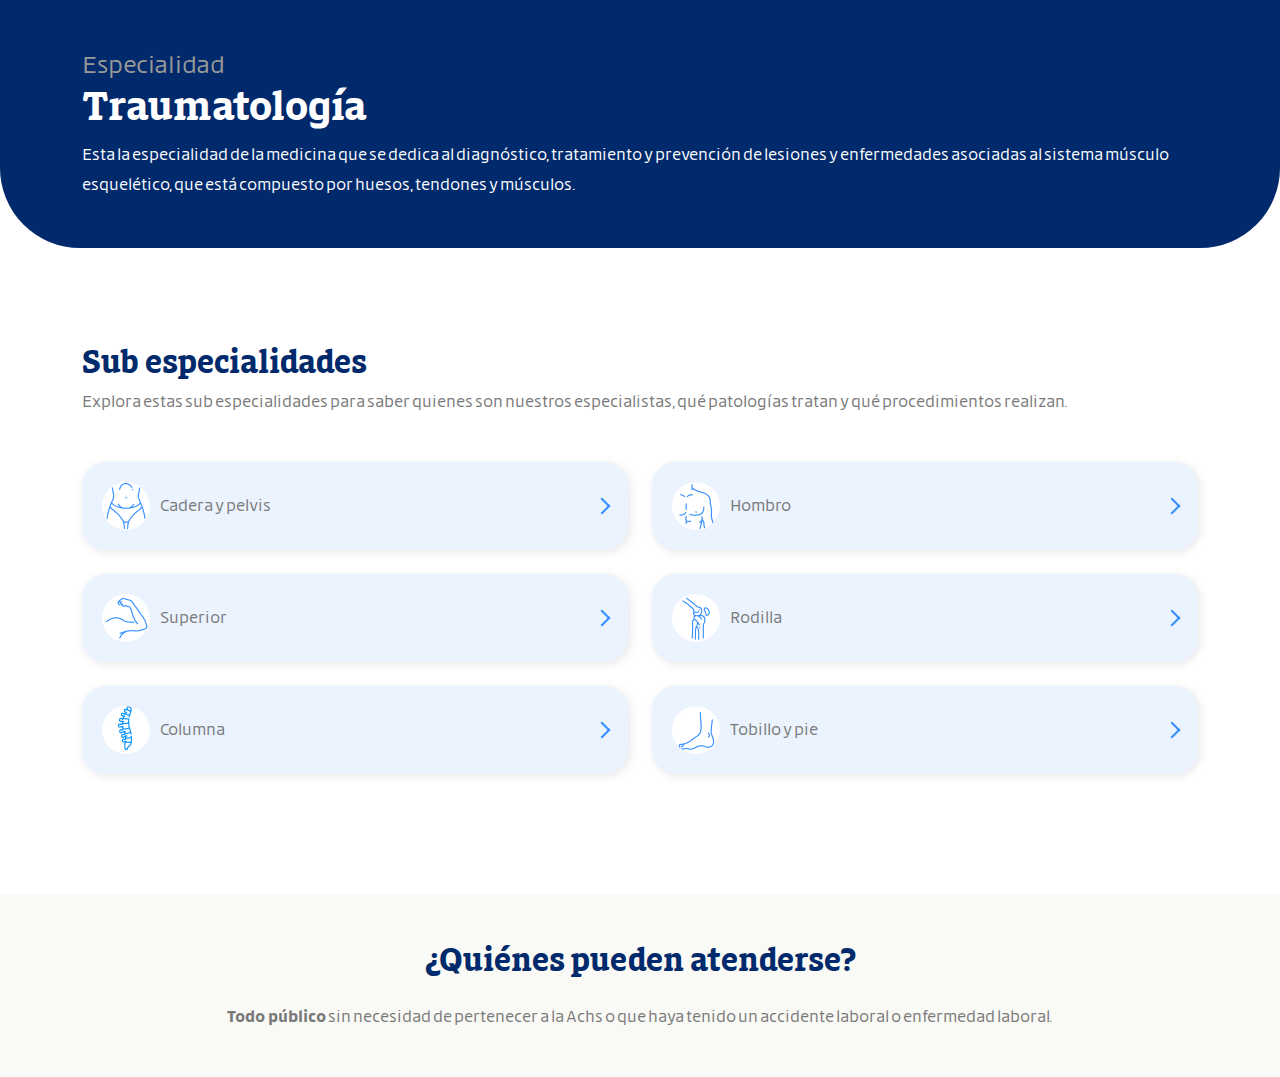
<file: index.html>
<!DOCTYPE html>
<html lang="en">
    <head>
        <meta charset="UTF-8">
        <meta name="viewport" content="width=device-width, initial-scale=1.0">
        <title>Especialidades HT</title>
        <link rel="stylesheet" href="assets/css/styles.css">
        <link rel="stylesheet" href="https://cdn.jsdelivr.net/npm/bootstrap@5.3.1/dist/css/bootstrap.min.css">
    </head>
    <body>
        <section class="especialidadesHt__banner">
            <div class="container">
                <div class="row py-5">
                    <div class="col-12">
                        <span>
                            Especialidad
                        </span>
                        <h1>
                            Traumatología
                        </h1>
                        <p>
                            Esta la especialidad de la medicina que se dedica al diagnóstico, tratamiento y prevención de lesiones y enfermedades asociadas al sistema músculo esquelético, que está compuesto por huesos, tendones y músculos.
                        </p>
                    </div>
                </div>
            </div>
        </section>
        <section class="especialidadesHt__sub py-5">
            <div class="container">
                <div class="row py-lg-5">
                    <div class="col-12 mb-3 mb-lg-0">
                        <h2>
                            Sub especialidades
                        </h2>
                        <p>
                            Explora estas sub especialidades para saber quienes son nuestros especialistas, qué patologías tratan y qué procedimientos realizan.
                        </p>
                    </div>
                </div>
                <div class="row pb-lg-5">
                    <div class="col-6">
                        <a class="especialidadesHt__subBox" href="sub-especialidad.html">
                            <figure>
                                <img src="assets/icons/icon-cadera.png" alt="">
                            </figure>
                            <p>
                                Cadera y pelvis
                            </p>
                        </a>
                    </div>
                    <div class="col-6">
                        <a class="especialidadesHt__subBox" href="sub-especialidad.html">
                            <figure>
                                <img src="assets/icons/icon-hombro.png" alt="">
                            </figure>
                            <p>
                                Hombro
                            </p>
                        </a>
                    </div>
                    <div class="col-6">
                        <a class="especialidadesHt__subBox" href="sub-especialidad.html">
                            <figure>
                                <img src="assets/icons/icon-superior.png" alt="">
                            </figure>
                            <p>
                                Superior
                            </p>
                        </a>
                    </div>
                    <div class="col-6">
                        <a class="especialidadesHt__subBox" href="sub-especialidad.html">
                            <figure>
                                <img src="assets/icons/icon-rodilla.png" alt="">
                            </figure>
                            <p>
                                Rodilla
                            </p>
                        </a>
                    </div>
                    <div class="col-6">
                        <a class="especialidadesHt__subBox" href="sub-especialidad.html">
                            <figure>
                                <img src="assets/icons/icon-columna.png" alt="">
                            </figure>
                            <p>
                                Columna
                            </p>
                        </a>
                    </div>
                    <div class="col-6">
                        <a class="especialidadesHt__subBox" href="sub-especialidad.html">
                            <figure>
                                <img src="assets/icons/icon-tobillo.png" alt="">
                            </figure>
                            <p>
                                Tobillo y pie
                            </p>
                        </a>
                    </div>
                </div>
            </div>
        </section>
        <section class="especialidadesHt__qpa py-5">
            <div class="container">
                <div class="row">
                    <div class="col-12 text-center">
                        <h2>
                            ¿Quiénes pueden atenderse?
                        </h2>
                        <p>
                            <strong>Todo público</strong> sin necesidad de pertenecer a la Achs o que haya tenido un accidente laboral o enfermedad laboral.
                        </p>
                    </div>
                </div>
            </div>
        </section>

        <script src="https://cdn.jsdelivr.net/npm/bootstrap@5.3.1/dist/js/bootstrap.bundle.min.js"></script>
        
    </body>
</html>
</file>
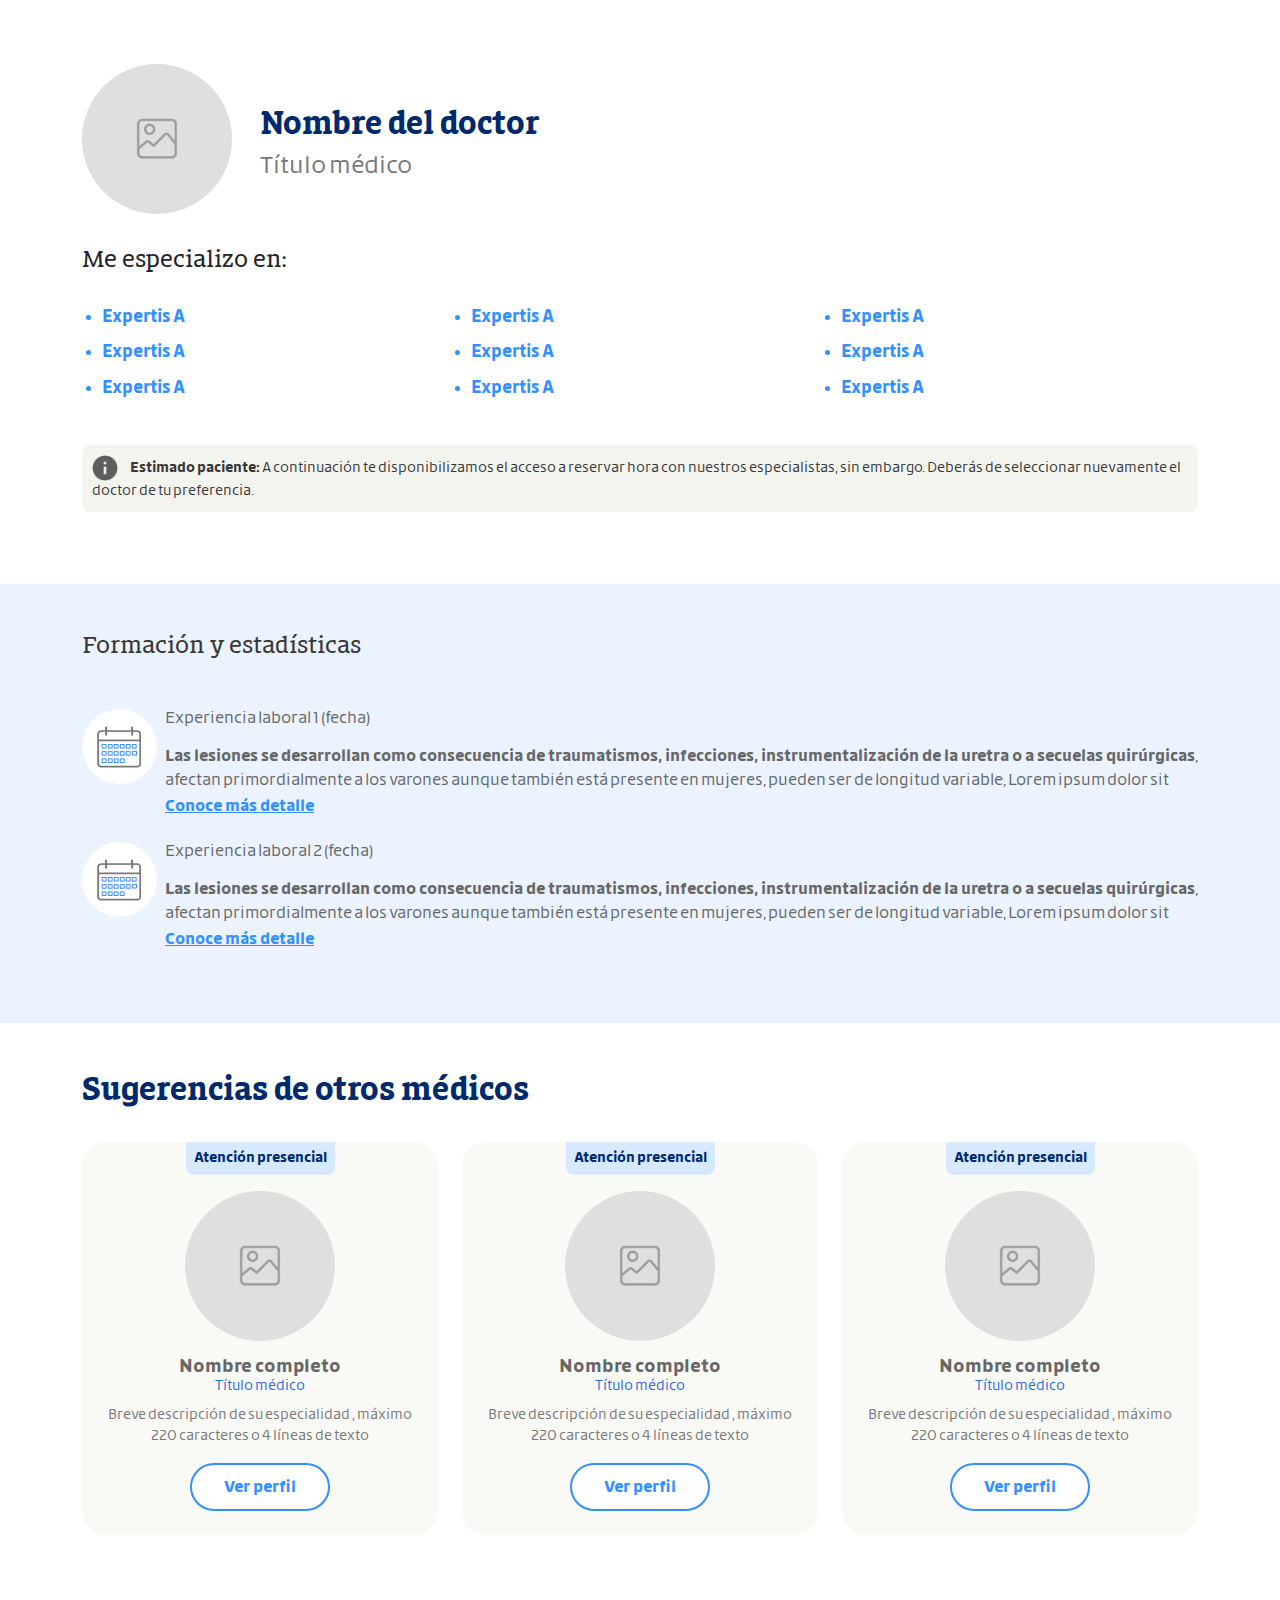
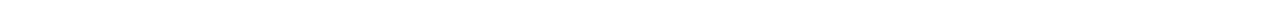
<file: detalle-especialista.html>
<!DOCTYPE html>
<html lang="en">
    <head>
        <meta charset="UTF-8">
        <meta name="viewport" content="width=device-width, initial-scale=1.0">
        <title>Detalle Especialista HT</title>
        <link rel="stylesheet" href="assets/css/styles.css">
        <link rel="stylesheet" href="https://cdn.jsdelivr.net/npm/bootstrap@5.3.1/dist/css/bootstrap.min.css">
    </head>
    <body>
        <section class="especialidadesHt__detallemedico py-5">
            <div class="container">
                <div class="row align-items-center py-3">
                    <div class="col-12 col-lg-2 pe-lg-0">
                        <figure>
                            <img src="assets/images/img-example.jpg" alt="">
                        </figure>
                    </div>
                    <div class="col-12 col-lg-10 ps-lg-0">
                        <h1>
                            Nombre del doctor
                        </h1>
                        <h4>
                            Título médico
                        </h4>
                    </div>
                </div>
                <div class="row">
                    <div class="col-12">
                        <h3 class="mb-4">
                            Me especializo en:
                        </h3>
                        <ul class="row">
                            <li class="col-6 col-lg-4">Expertis A</li>
                            <li class="col-6 col-lg-4">Expertis A</li>
                            <li class="col-6 col-lg-4">Expertis A</li>
                            <li class="col-6 col-lg-4">Expertis A</li>
                            <li class="col-6 col-lg-4">Expertis A</li>
                            <li class="col-6 col-lg-4">Expertis A</li>
                            <li class="col-6 col-lg-4">Expertis A</li>
                            <li class="col-6 col-lg-4">Expertis A</li>
                            <li class="col-6 col-lg-4">Expertis A</li>
                        </ul>
                    </div>
                </div>
                <div class="row py-4">
                    <div class="col-12">
                        <div class="especialidadesHt__detallemedico-disclaimer">
                            <img src="assets/icons/icon-info.png" alt="">
                            <strong>Estimado paciente:</strong> A continuación te disponibilizamos el acceso a reservar hora con nuestros especialistas, sin embargo. Deberás de seleccionar nuevamente el doctor de tu preferencia.
                        </div>
                    </div>
                </div>
            </div>
        </section>
        <section class="especialidadesHt__formacion py-5">
            <div class="container">
                <div class="row">
                    <div class="col-12">
                        <h3 class="mb-5">
                            Formación y estadísticas
                        </h3>
                    </div>
                </div>
                <div class="row">
                    <div class="col-12">
                        <div class="row mb-4">
                            <div class="col-12 col-lg-1 text-center">
                                <figure>
                                    <img src="assets/icons/icon-calendar.png" alt="">
                                </figure>
                            </div>
                            <div class="col-12 col-lg-11 ps-lg-0">
                                <h6>
                                    Experiencia laboral 1 (fecha)
                                </h6>
                                <p class="collapse multi-collapse" id="toggleTruncate1">
                                    <strong>Las lesiones se desarrollan como consecuencia de traumatismos, infecciones, instrumentalización de la uretra o a secuelas quirúrgicas</strong>, afectan primordialmente a los varones aunque también está presente en mujeres, pueden ser de longitud variable, Lorem ipsum dolor sit amet consectetur adipisicing elit. Distinctio repellat in ducimus laboriosam? Officiis praesentium nam fugiat nisi, rem consequuntur! Lorem ipsum dolor sit amet consectetur, adipisicing elit. Deserunt, dicta iste provident voluptatum earum at? Veniam sunt incidunt pariatur eveniet! Lorem ipsum dolor, sit amet consectetur adipisicing elit. Expedita sapiente hic excepturi magnam ex totam dolorem ipsum officia est quidem!
                                </p>
                                <button type="button" data-bs-toggle="collapse" data-bs-target="#toggleTruncate1" aria-expanded="false" aria-controls="toggleTruncate1">Conoce más detalle</button>
                            </div>
                        </div>
                        <div class="row mb-4">
                            <div class="col-12 col-lg-1 text-center">
                                <figure>
                                    <img src="assets/icons/icon-calendar.png" alt="">
                                </figure>
                            </div>
                            <div class="col-12 col-lg-11 ps-lg-0">
                                <h6>
                                    Experiencia laboral 2 (fecha)
                                </h6>
                                <p class="collapse multi-collapse" id="toggleTruncate2">
                                    <strong>Las lesiones se desarrollan como consecuencia de traumatismos, infecciones, instrumentalización de la uretra o a secuelas quirúrgicas</strong>, afectan primordialmente a los varones aunque también está presente en mujeres, pueden ser de longitud variable, Lorem ipsum dolor sit amet consectetur adipisicing elit. Distinctio repellat in ducimus laboriosam? Officiis praesentium nam fugiat nisi, rem consequuntur! Lorem ipsum dolor sit amet consectetur, adipisicing elit. Deserunt, dicta iste provident voluptatum earum at? Veniam sunt incidunt pariatur eveniet! Lorem ipsum dolor, sit amet consectetur adipisicing elit. Expedita sapiente hic excepturi magnam ex totam dolorem ipsum officia est quidem!
                                </p>
                                <button type="button" data-bs-toggle="collapse" data-bs-target="#toggleTruncate2" aria-expanded="false" aria-controls="toggleTruncate2">Conoce más detalle</button>
                            </div>
                        </div>
                    </div>
                </div>
            </div>
        </section>
        <section class="especialidadesHt__medicos bg-white top-0 py-5">
            <div class="container">
                <div class="row">
                    <div class="col-12">
                        <h2>
                            Sugerencias de otros médicos
                        </h2>
                    </div>
                </div>
                <div class="row">
                    <div class="col-12 col-lg-4">
                        <div class="especialidadesHt__medicos-box bg-grey">
                            <span>
                                Atención presencial
                            </span>
                            <figure>
                                <img src="assets/images/img-example.jpg" alt="">
                            </figure>
                            <h6>
                                Nombre completo
                            </h6>
                            <sub>
                                Título médico
                            </sub>
                            <p>
                                Breve descripción de su especialidad , máximo 220 caracteres o 4 líneas de texto
                            </p>
                            <a class="especialidadesHt__medicos-box-btn" href="detalle-especialista.html">
                                Ver perfil
                            </a>
                        </div>
                    </div>
                    <div class="col-12 col-lg-4">
                        <div class="especialidadesHt__medicos-box bg-grey">
                            <span>
                                Atención presencial
                            </span>
                            <figure>
                                <img src="assets/images/img-example.jpg" alt="">
                            </figure>
                            <h6>
                                Nombre completo
                            </h6>
                            <sub>
                                Título médico
                            </sub>
                            <p>
                                Breve descripción de su especialidad , máximo 220 caracteres o 4 líneas de texto
                            </p>
                            <a class="especialidadesHt__medicos-box-btn" href="detalle-especialista.html">
                                Ver perfil
                            </a>
                        </div>
                    </div>
                    <div class="col-12 col-lg-4">
                        <div class="especialidadesHt__medicos-box bg-grey">
                            <span>
                                Atención presencial
                            </span>
                            <figure>
                                <img src="assets/images/img-example.jpg" alt="">
                            </figure>
                            <h6>
                                Nombre completo
                            </h6>
                            <sub>
                                Título médico
                            </sub>
                            <p>
                                Breve descripción de su especialidad , máximo 220 caracteres o 4 líneas de texto
                            </p>
                            <a class="especialidadesHt__medicos-box-btn" href="detalle-especialista.html">
                                Ver perfil
                            </a>
                        </div>
                    </div>
                </div>
            </div>
        </section>

        <script src="https://cdn.jsdelivr.net/npm/bootstrap@5.3.1/dist/js/bootstrap.bundle.min.js"></script>
        
    </body>
</html>
</file>
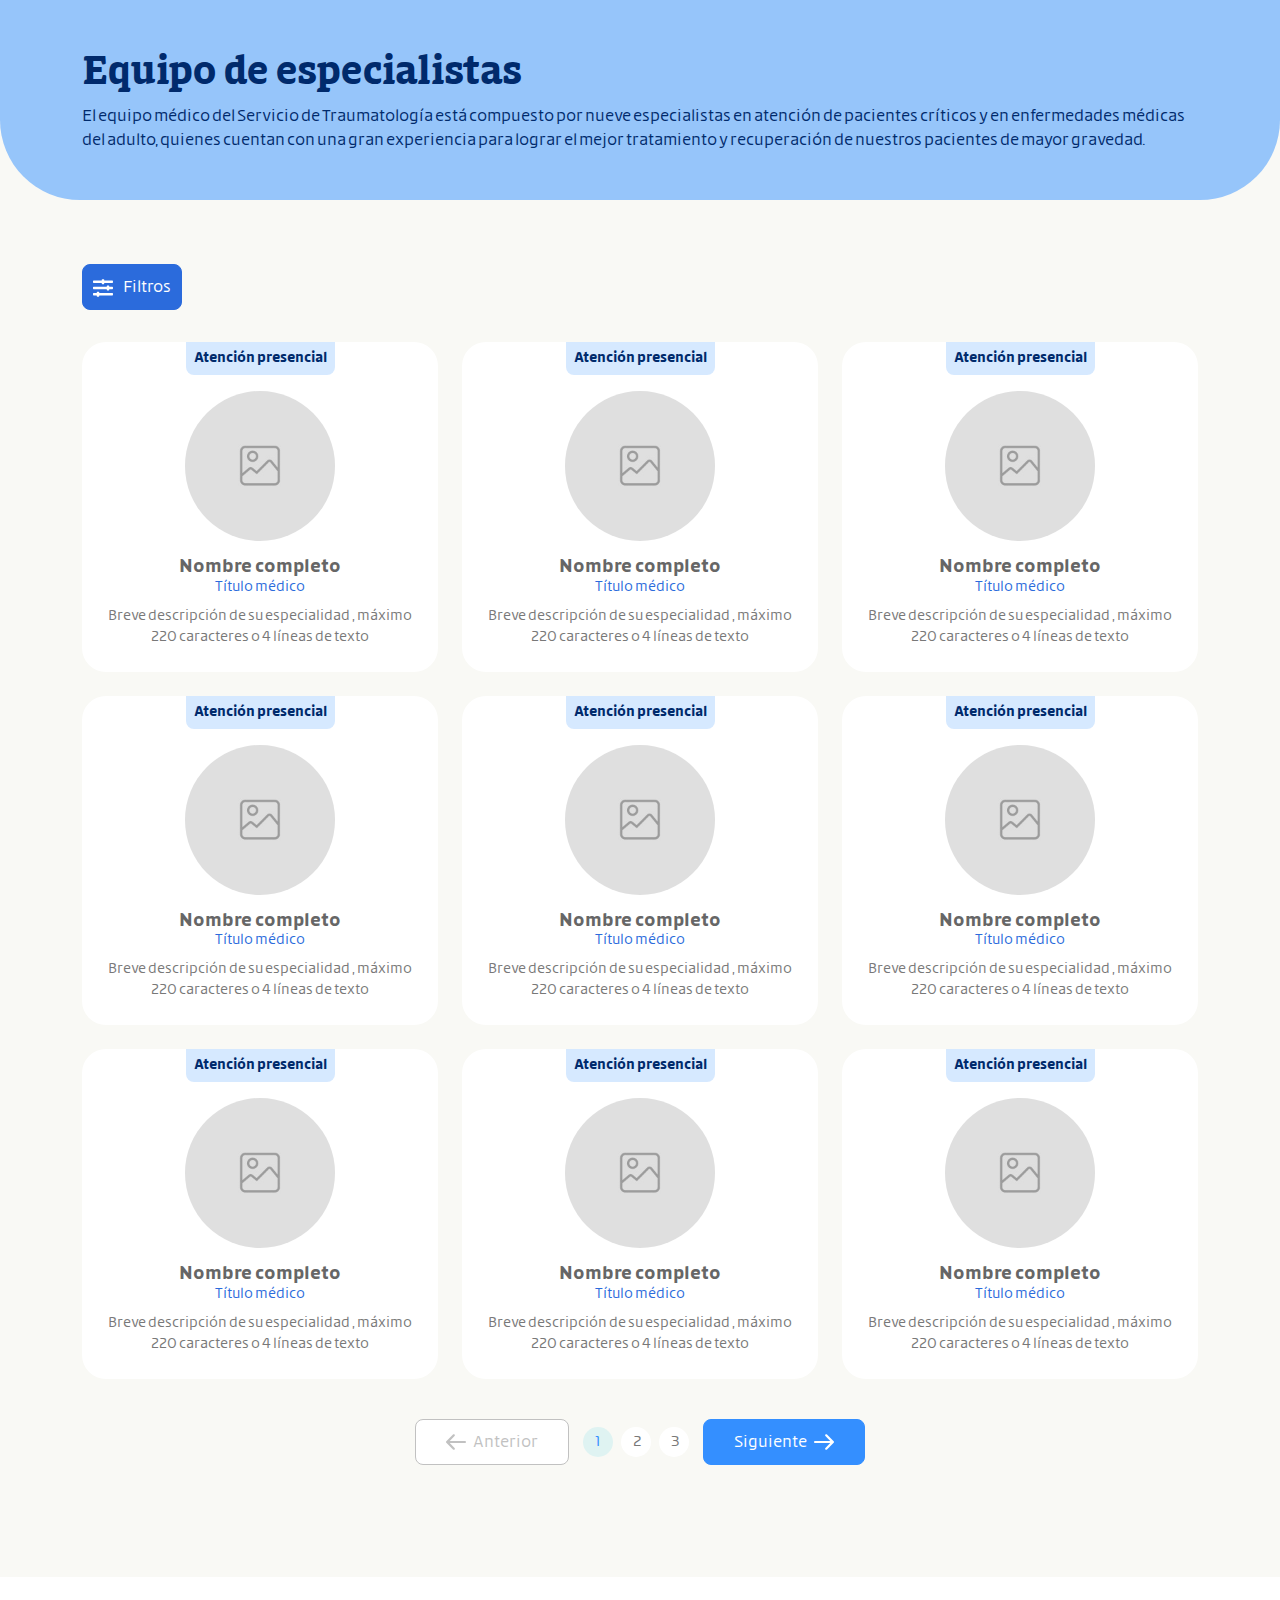
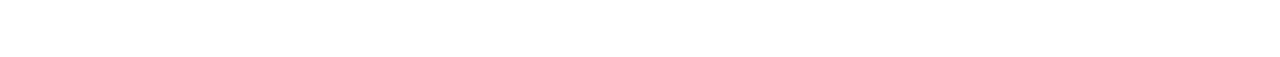
<file: especialistas.html>
<!DOCTYPE html>
<html lang="en">
    <head>
        <meta charset="UTF-8">
        <meta name="viewport" content="width=device-width, initial-scale=1.0">
        <title>Equipo de Especialistas HT</title>
        <link rel="stylesheet" href="assets/css/styles.css">
        <link rel="stylesheet" href="https://cdn.jsdelivr.net/npm/bootstrap@5.3.1/dist/css/bootstrap.min.css">
    </head>
    <body>
        <section class="especialidadesHt__banner-especialistas">
            <div class="container">
                <div class="row py-5">
                    <div class="col-12">
                        <h1>
                            Equipo de especialistas
                        </h1>
                        <p>
                            El equipo médico del Servicio de Traumatología está compuesto por nueve especialistas en atención de pacientes críticos y en enfermedades médicas del adulto, quienes cuentan con una gran experiencia para lograr el mejor tratamiento y recuperación de nuestros pacientes de mayor gravedad.
                        </p>
                    </div>
                </div>
            </div>
        </section>
        <section class="especialidadesHt__medicos py-5">
            <div class="container pt-5">
                <div class="row py-lg-5">
                    <div class="col-12">
                        <button id="btnFilters" onclick="openFilters()" class="btnFilters d-block">
                            <svg class="me-2" xmlns="http://www.w3.org/2000/svg" viewBox="0 0 20 17.5">
                                <path d="M19.38,7.5h-3.12v-.62c0-.34-.28-.62-.62-.62h-1.25c-.34,0-.62,.28-.62,.62v.62H.62c-.34,0-.62,.28-.62,.62v1.25c0,.34,.28,.62,.62,.62H13.75v.62c0,.34,.28,.62,.62,.62h1.25c.34,0,.62-.28,.62-.62v-.62h3.12c.34,0,.62-.28,.62-.62v-1.25c0-.34-.28-.62-.62-.62Z"/>
                                <path d="M19.38,13.75H6.25v-.62c0-.34-.28-.62-.62-.62h-1.25c-.34,0-.62,.28-.62,.62v.62H.62c-.34,0-.62,.28-.62,.62v1.25c0,.34,.28,.62,.62,.62H3.75v.62c0,.34,.28,.62,.62,.62h1.25c.34,0,.62-.28,.62-.62v-.62h13.12c.34,0,.62-.28,.62-.62v-1.25c0-.34-.28-.62-.62-.62Z"/>
                                <path d="M19.38,1.25H11.25V.62c0-.34-.28-.62-.62-.62h-1.25c-.34,0-.62,.28-.62,.62v.62H.62c-.34,0-.62,.28-.62,.62v1.25c0,.34,.28,.62,.62,.62H8.75v.62c0,.34,.28,.62,.62,.62h1.25c.34,0,.62-.28,.62-.62v-.62h8.12c.34,0,.62-.28,.62-.62V1.88c0-.34-.28-.62-.62-.62Z"/>
                            </svg>
                            Filtros
                        </button>
                    </div>
                    <div id="colFilters" class="col-12 col-lg-3 d-none">
                        <div class="colFilters__box pt-2 mb-4">
                            <div class="row">
                                <div class="col-12">
                                    <button onclick="closeFilters()" class="btnCloseFilters d-block">
                                        <img src="assets/icons/icon-filters-closed.png" alt="">
                                    </button>
                                    <svg class="ms-3 me-2" xmlns="http://www.w3.org/2000/svg" viewBox="0 0 20 17.5">
                                        <path d="M19.38,7.5h-3.12v-.62c0-.34-.28-.62-.62-.62h-1.25c-.34,0-.62,.28-.62,.62v.62H.62c-.34,0-.62,.28-.62,.62v1.25c0,.34,.28,.62,.62,.62H13.75v.62c0,.34,.28,.62,.62,.62h1.25c.34,0,.62-.28,.62-.62v-.62h3.12c.34,0,.62-.28,.62-.62v-1.25c0-.34-.28-.62-.62-.62Z"/>
                                        <path d="M19.38,13.75H6.25v-.62c0-.34-.28-.62-.62-.62h-1.25c-.34,0-.62,.28-.62,.62v.62H.62c-.34,0-.62,.28-.62,.62v1.25c0,.34,.28,.62,.62,.62H3.75v.62c0,.34,.28,.62,.62,.62h1.25c.34,0,.62-.28,.62-.62v-.62h13.12c.34,0,.62-.28,.62-.62v-1.25c0-.34-.28-.62-.62-.62Z"/>
                                        <path d="M19.38,1.25H11.25V.62c0-.34-.28-.62-.62-.62h-1.25c-.34,0-.62,.28-.62,.62v.62H.62c-.34,0-.62,.28-.62,.62v1.25c0,.34,.28,.62,.62,.62H8.75v.62c0,.34,.28,.62,.62,.62h1.25c.34,0,.62-.28,.62-.62v-.62h8.12c.34,0,.62-.28,.62-.62V1.88c0-.34-.28-.62-.62-.62Z"/>
                                    </svg>
                                    <span>Filtros</span>
                                </div>
                            </div>
                            <div class="row">
                                <div class="col-12">
                                    <span class="filtersApplied p-3">
                                        Filtros aplicados
                                    </span>
                                </div>
                            </div>
                            <div class="row">
                                <div class="col-12">
                                    <div class="accordion" id="accordionPanelsStayOpenExample">
                                        <div class="accordion-item">
                                            <h2 class="accordion-header">
                                                <button class="accordion-button" type="button" data-bs-toggle="collapse" data-bs-target="#filterStayOpen-collapseOne" aria-expanded="true" aria-controls="filterStayOpen-collapseOne">
                                                    <img src="assets/icons/icon-search.png" alt="">
                                                    Previsión
                                                </button>
                                            </h2>
                                            <div id="filterStayOpen-collapseOne" class="accordion-collapse collapse show">
                                                <div class="accordion-body">
                                                    <div class="form-check form-check-inline w-100">
                                                        <label class="form-check-label" for="inlineCheckbox1">Fonasa</label>
                                                        <input class="form-check-input" type="checkbox" id="prevision1" value="option1">
                                                    </div>
                                                    <div class="form-check form-check-inline w-100">
                                                        <label class="form-check-label" for="inlineCheckbox2">Isapre</label>
                                                        <input class="form-check-input" type="checkbox" id="prevision2" value="option1">
                                                    </div>
                                                </div>
                                            </div>
                                        </div>
                                        <div class="accordion-item">
                                            <h2 class="accordion-header">
                                                <button class="accordion-button collapsed" type="button" data-bs-toggle="collapse" data-bs-target="#filterStayOpen-collapseTwo" aria-expanded="false" aria-controls="filterStayOpen-collapseTwo">
                                                    <img src="assets/icons/icon-search.png" alt="">
                                                    Convenio de salud
                                                </button>
                                            </h2>
                                            <div id="filterStayOpen-collapseTwo" class="accordion-collapse collapse">
                                                <div class="accordion-body">
                                                    <div class="form-check form-check-inline w-100">
                                                        <label class="form-check-label" for="inlineCheckbox1">Convenio 1</label>
                                                        <input class="form-check-input" type="checkbox" id="convenio1" value="option1">
                                                    </div>
                                                    <div class="form-check form-check-inline w-100">
                                                        <label class="form-check-label" for="inlineCheckbox2">Convenio 2</label>
                                                        <input class="form-check-input" type="checkbox" id="convenio2" value="option1">
                                                    </div>
                                                </div>
                                            </div>
                                        </div>
                                        <div class="accordion-item">
                                            <h2 class="accordion-header">
                                                <button class="accordion-button collapsed" type="button" data-bs-toggle="collapse" data-bs-target="#filterStayOpen-collapseThree" aria-expanded="false" aria-controls="filterStayOpen-collapseThree">
                                                    <img src="assets/icons/icon-document.png" alt="">
                                                    Especialidad
                                                </button>
                                            </h2>
                                            <div id="filterStayOpen-collapseThree" class="accordion-collapse collapse">
                                                <div class="accordion-body">
                                                    <div class="form-check form-check-inline w-100">
                                                        <label class="form-check-label" for="inlineCheckbox1">Especialidad 1</label>
                                                        <input class="form-check-input" type="checkbox" id="especialidad1" value="option1">
                                                    </div>
                                                    <div class="form-check form-check-inline w-100">
                                                        <label class="form-check-label" for="inlineCheckbox2">Especialidad 2</label>
                                                        <input class="form-check-input" type="checkbox" id="especialidad2" value="option1">
                                                    </div>
                                                </div>
                                            </div>
                                        </div>
                                        <div class="accordion-item">
                                            <h2 class="accordion-header">
                                                <button class="accordion-button collapsed" type="button" data-bs-toggle="collapse" data-bs-target="#filterStayOpen-collapseFour" aria-expanded="false" aria-controls="filterStayOpen-collapseFour">
                                                    <img src="assets/icons/icon-manual.png" alt="">
                                                    Modalidad
                                                </button>
                                            </h2>
                                            <div id="filterStayOpen-collapseFour" class="accordion-collapse collapse">
                                                <div class="accordion-body">
                                                    <div class="form-check form-check-inline w-100">
                                                        <label class="form-check-label" for="inlineCheckbox1">Presencial</label>
                                                        <input class="form-check-input" type="checkbox" id="modalidad1" value="option1">
                                                    </div>
                                                    <div class="form-check form-check-inline w-100">
                                                        <label class="form-check-label" for="inlineCheckbox2">Online</label>
                                                        <input class="form-check-input" type="checkbox" id="modalidad2" value="option1">
                                                    </div>
                                                </div>
                                            </div>
                                        </div>
                                    </div>
                                </div>
                            </div>
                        </div>
                    </div>
                    <div id="colBoxes" class="col-12">
                        <div class="row">
                            <div class="col-lg-4">
                                <a class="especialidadesHt__medicos-box" href="detalle-especialista.html">
                                    <span>
                                        Atención presencial
                                    </span>
                                    <figure>
                                        <img src="assets/images/img-example.jpg" alt="">
                                    </figure>
                                    <h6>
                                        Nombre completo
                                    </h6>
                                    <sub>
                                        Título médico
                                    </sub>
                                    <p>
                                        Breve descripción de su especialidad , máximo 220 caracteres o 4 líneas de texto
                                    </p>
                                </a>
                            </div>
                            <div class="col-lg-4"> 
                                <a class="especialidadesHt__medicos-box" href="detalle-especialista.html">
                                    <span>
                                        Atención presencial
                                    </span>
                                    <figure>
                                        <img src="assets/images/img-example.jpg" alt="">
                                    </figure>
                                    <h6>
                                        Nombre completo
                                    </h6>
                                    <sub>
                                        Título médico
                                    </sub>
                                    <p>
                                        Breve descripción de su especialidad , máximo 220 caracteres o 4 líneas de texto
                                    </p>
                                </a>
                            </div>
                            <div class="col-lg-4">
                                <a class="especialidadesHt__medicos-box" href="detalle-especialista.html">
                                    <span>
                                        Atención presencial
                                    </span>
                                    <figure>
                                        <img src="assets/images/img-example.jpg" alt="">
                                    </figure>
                                    <h6>
                                        Nombre completo
                                    </h6>
                                    <sub>
                                        Título médico
                                    </sub>
                                    <p>
                                        Breve descripción de su especialidad , máximo 220 caracteres o 4 líneas de texto
                                    </p>
                                </a>
                            </div>
                            <div class="col-lg-4">
                                <a class="especialidadesHt__medicos-box" href="detalle-especialista.html">
                                    <span>
                                        Atención presencial
                                    </span>
                                    <figure>
                                        <img src="assets/images/img-example.jpg" alt="">
                                    </figure>
                                    <h6>
                                        Nombre completo
                                    </h6>
                                    <sub>
                                        Título médico
                                    </sub>
                                    <p>
                                        Breve descripción de su especialidad , máximo 220 caracteres o 4 líneas de texto
                                    </p>
                                </a>
                            </div>
                            <div class="col-lg-4">
                                <a class="especialidadesHt__medicos-box" href="detalle-especialista.html">
                                    <span>
                                        Atención presencial
                                    </span>
                                    <figure>
                                        <img src="assets/images/img-example.jpg" alt="">
                                    </figure>
                                    <h6>
                                        Nombre completo
                                    </h6>
                                    <sub>
                                        Título médico
                                    </sub>
                                    <p>
                                        Breve descripción de su especialidad , máximo 220 caracteres o 4 líneas de texto
                                    </p>
                                </a>
                            </div>
                            <div class="col-lg-4">
                                <a class="especialidadesHt__medicos-box" href="detalle-especialista.html">
                                    <span>
                                        Atención presencial
                                    </span>
                                    <figure>
                                        <img src="assets/images/img-example.jpg" alt="">
                                    </figure>
                                    <h6>
                                        Nombre completo
                                    </h6>
                                    <sub>
                                        Título médico
                                    </sub>
                                    <p>
                                        Breve descripción de su especialidad , máximo 220 caracteres o 4 líneas de texto
                                    </p>
                                </a>
                            </div>
                            <div class="col-lg-4">
                                <a class="especialidadesHt__medicos-box" href="detalle-especialista.html">
                                    <span>
                                        Atención presencial
                                    </span>
                                    <figure>
                                        <img src="assets/images/img-example.jpg" alt="">
                                    </figure>
                                    <h6>
                                        Nombre completo
                                    </h6>
                                    <sub>
                                        Título médico
                                    </sub>
                                    <p>
                                        Breve descripción de su especialidad , máximo 220 caracteres o 4 líneas de texto
                                    </p>
                                </a>
                            </div>
                            <div class="col-lg-4">
                                <a class="especialidadesHt__medicos-box" href="detalle-especialista.html">
                                    <span>
                                        Atención presencial
                                    </span>
                                    <figure>
                                        <img src="assets/images/img-example.jpg" alt="">
                                    </figure>
                                    <h6>
                                        Nombre completo
                                    </h6>
                                    <sub>
                                        Título médico
                                    </sub>
                                    <p>
                                        Breve descripción de su especialidad , máximo 220 caracteres o 4 líneas de texto
                                    </p>
                                </a>
                            </div>
                            <div class="col-lg-4">
                                <a class="especialidadesHt__medicos-box" href="detalle-especialista.html">
                                    <span>
                                        Atención presencial
                                    </span>
                                    <figure>
                                        <img src="assets/images/img-example.jpg" alt="">
                                    </figure>
                                    <h6>
                                        Nombre completo
                                    </h6>
                                    <sub>
                                        Título médico
                                    </sub>
                                    <p>
                                        Breve descripción de su especialidad , máximo 220 caracteres o 4 líneas de texto
                                    </p>
                                </a>
                            </div>
                        </div>
                        <div class="row pt-3">
                            <div class="col-12">
                                <nav aria-label="Page navigation example">
                                    <ul class="pagination justify-content-center align-items-center">
                                        <li class="page-item disabled">
                                            <a class="page-link page-link-back">
                                                <svg xmlns="http://www.w3.org/2000/svg" viewBox="0 0 18 14">
                                                    <path d="M17.71,6.29L11.71,.29c-.18-.18-.43-.29-.71-.29-.55,0-1,.45-1,1,0,.28,.11,.53,.29,.71l4.3,4.29H1c-.55,0-1,.45-1,1s.45,1,1,1H14.59l-4.29,4.29c-.19,.18-.3,.43-.3,.71,0,.55,.45,1,1,1,.28,0,.53-.11,.71-.29l6-6c.18-.18,.29-.43,.29-.71s-.11-.53-.29-.71Z"/>
                                                </svg>
                                                Anterior
                                            </a>
                                        </li>
                                        <li class="page-item"><a class="page-link page-link-counter active" href="#">1</a></li>
                                        <li class="page-item"><a class="page-link page-link-counter" href="#">2</a></li>
                                        <li class="page-item"><a class="page-link page-link-counter" href="#">3</a></li>
                                        <li class="page-item">
                                            <a class="page-link page-link-next" href="#">
                                                Siguiente
                                                <svg xmlns="http://www.w3.org/2000/svg" viewBox="0 0 18 14">
                                                    <path d="M17.71,6.29L11.71,.29c-.18-.18-.43-.29-.71-.29-.55,0-1,.45-1,1,0,.28,.11,.53,.29,.71l4.3,4.29H1c-.55,0-1,.45-1,1s.45,1,1,1H14.59l-4.29,4.29c-.19,.18-.3,.43-.3,.71,0,.55,.45,1,1,1,.28,0,.53-.11,.71-.29l6-6c.18-.18,.29-.43,.29-.71s-.11-.53-.29-.71Z"/>
                                                </svg>
                                            </a>
                                        </li>
                                    </ul>
                                </nav>
                            </div>
                        </div>
                    </div>
                </div>
            </div>
        </section>

        <script src="https://cdn.jsdelivr.net/npm/bootstrap@5.3.1/dist/js/bootstrap.bundle.min.js"></script>
        <script>
            function openFilters() {
                document.getElementById("btnFilters").classList.add('d-none');
                document.getElementById("colBoxes").classList.add('col-lg-9');
                document.getElementById("colFilters").classList.remove('d-none');
            }
            function closeFilters() {
                document.getElementById("btnFilters").classList.remove('d-none');
                document.getElementById("colBoxes").classList.remove('col-lg-9');
                document.getElementById("colFilters").classList.add('d-none');
            }
        </script>
        
    </body>
</html>
</file>
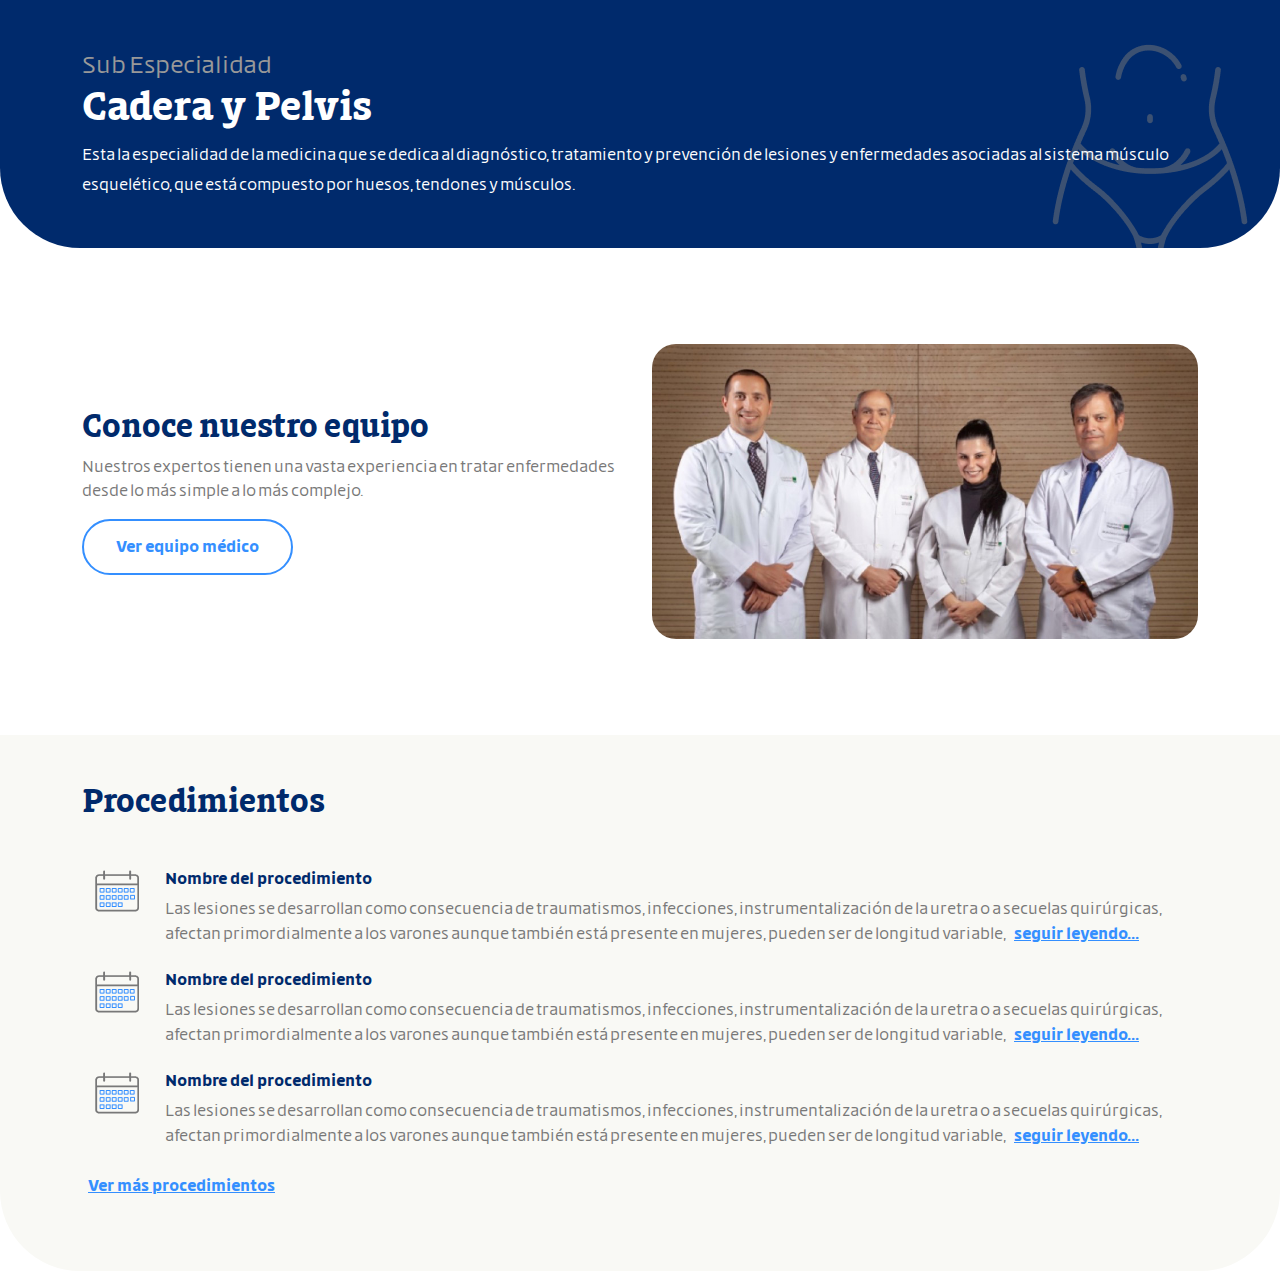
<file: sub-especialidad.html>
<!DOCTYPE html>
<html lang="en">
    <head>
        <meta charset="UTF-8">
        <meta name="viewport" content="width=device-width, initial-scale=1.0">
        <title>Sub Especialidad HT</title>
        <link rel="stylesheet" href="assets/css/styles.css">
        <link rel="stylesheet" href="https://cdn.jsdelivr.net/npm/bootstrap@5.3.1/dist/css/bootstrap.min.css">
    </head>
    <body>
        <section class="especialidadesHt__banner">
            <div class="container">
                <div class="row py-5">
                    <div class="col-12">
                        <span>
                            Sub Especialidad
                        </span>
                        <h1>
                            Cadera y Pelvis
                        </h1>
                        <p>
                            Esta la especialidad de la medicina que se dedica al diagnóstico, tratamiento y prevención de lesiones y enfermedades asociadas al sistema músculo esquelético, que está compuesto por huesos, tendones y músculos.
                        </p>
                    </div>
                </div>
            </div>
            <img src="assets/images/bg-cadera.png" alt="">
        </section>
        <section class="especialidadesHt__equipo py-5">
            <div class="container">
                <div class="row align-items-center py-lg-5">
                    <div class="col-lg-6 mb-5 mb-lg-0">
                        <h2>
                            Conoce nuestro equipo
                        </h2>
                        <p class="mb-3">
                            Nuestros expertos tienen una vasta experiencia en tratar enfermedades desde lo más simple a lo más complejo.
                        </p>
                        <a class="especialidadesHt__equipo-btn" href="especialistas.html">
                            Ver equipo médico
                        </a>
                    </div>
                    <div class="col-lg-6">
                        <figure class="mb-0">
                            <img class="img-fluid" src="assets/images/medicos.jpg" alt="">
                        </figure>
                    </div>
                </div>
            </div>
        </section>
        <section class="especialidadesHt__proced py-5">
            <div class="container">
                <div class="row">
                    <div class="col-12">
                        <h2 class="mb-5">
                            Procedimientos
                        </h2>
                    </div>
                </div>
                <div class="row">
                    <div class="col-12">
                        <div class="row row-proced mb-4">
                            <div class="col-12 col-lg-1 text-lg-center mb-3 mb-lg-0">
                                <img src="assets/icons/icon-calendar.png" alt="">
                            </div>
                            <div class="col-12 col-lg-11 ps-lg-0">
                                <h6>
                                    Nombre del procedimiento
                                </h6>
                                <p>
                                    Las lesiones se desarrollan como consecuencia de traumatismos, infecciones, instrumentalización de la uretra o a secuelas quirúrgicas, afectan primordialmente a los varones aunque también está presente en mujeres, pueden ser de longitud variable, <button>seguir leyendo...</button>
                                </p>
                            </div>
                        </div>
                        <div class="row row-proced mb-4">
                            <div class="col-12 col-lg-1 text-lg-center mb-3 mb-lg-0">
                                <img src="assets/icons/icon-calendar.png" alt="">
                            </div>
                            <div class="col-12 col-lg-11 ps-lg-0">
                                <h6>
                                    Nombre del procedimiento
                                </h6>
                                <p>
                                    Las lesiones se desarrollan como consecuencia de traumatismos, infecciones, instrumentalización de la uretra o a secuelas quirúrgicas, afectan primordialmente a los varones aunque también está presente en mujeres, pueden ser de longitud variable, <button>seguir leyendo...</button>
                                </p>
                            </div>
                        </div>
                        <div class="row row-proced mb-4">
                            <div class="col-12 col-lg-1 text-lg-center mb-3 mb-lg-0">
                                <img src="assets/icons/icon-calendar.png" alt="">
                            </div>
                            <div class="col-12 col-lg-11 ps-lg-0">
                                <h6>
                                    Nombre del procedimiento
                                </h6>
                                <p>
                                    Las lesiones se desarrollan como consecuencia de traumatismos, infecciones, instrumentalización de la uretra o a secuelas quirúrgicas, afectan primordialmente a los varones aunque también está presente en mujeres, pueden ser de longitud variable, <button>seguir leyendo...</button>
                                </p>
                            </div>
                        </div>
                        <div class="row row-proced mb-4">
                            <div class="col-12">
                                <button class="text-decoration-underline">
                                    Ver más procedimientos
                                </button>
                            </div>
                        </div>
                    </div>
                </div>
            </div>
        </section>

        <script src="https://cdn.jsdelivr.net/npm/bootstrap@5.3.1/dist/js/bootstrap.bundle.min.js"></script>
        
    </body>
</html>
</file>
<file: assets/css/styles.css>
@font-face {
  font-family: "AchsNuevaSansRegular";
  src: url("../fonts/ACHSNuevaSans-Regular.woff2") format("woff2"), url("../fonts/ACHSNuevaSans-Regular.woff") format("woff");
  font-weight: 400;
  font-style: normal;
  font-display: swap;
}
@font-face {
  font-family: "AchsNuevaSansBold";
  src: url("../fonts/ACHSNuevaSans-Bold.woff2") format("woff2"), url("../fonts/ACHSNuevaSans-Bold.woff") format("woff");
  font-weight: 700;
  font-style: normal;
  font-display: swap;
}
@font-face {
  font-family: "AchsNuevaSerifRegular";
  src: url("../fonts/ACHSNuevaSerif-Regular.woff2") format("woff2"), url("../fonts/ACHSNuevaSerif-Regular.woff") format("woff");
  font-weight: 400;
  font-style: normal;
  font-display: swap;
}
@font-face {
  font-family: "AchsNuevaSerifBold";
  src: url("../fonts/ACHSNuevaSerif-Bold.woff2") format("woff2"), url("../fonts/ACHSNuevaSerif-Bold.woff") format("woff");
  font-weight: 700;
  font-style: normal;
  font-display: swap;
}
* {
  transition: all 0.2s ease-in-out;
}

h1, h2 {
  font-family: "AchsNuevaSerifBold";
}

p, a {
  font-family: "AchsNuevaSansRegular";
}

p {
  margin-bottom: 0 !important;
}

h6, strong {
  font-family: "AchsNuevaSansBold";
}

.especialidadesHt__banner {
  background-color: #002A6C;
  border-radius: 0 0 80px 80px;
  overflow: hidden;
}
.especialidadesHt__banner span {
  color: #999;
  font-size: 24px;
  font-family: "AchsNuevaSansRegular";
}
.especialidadesHt__banner h1, .especialidadesHt__banner p {
  color: white;
}
.especialidadesHt__banner p {
  line-height: 30px;
  position: relative;
  z-index: 3;
}
.especialidadesHt__banner img {
  position: absolute;
  right: 10px;
  top: 40px;
  opacity: 0.5;
}
.especialidadesHt__banner-especialistas {
  background-color: #96C5FA;
  border-radius: 0 0 80px 80px;
  position: relative;
  z-index: 2;
}
.especialidadesHt__banner-especialistas h1, .especialidadesHt__banner-especialistas p {
  color: #002A6C;
}
.especialidadesHt__detallemedico figure {
  width: 150px;
  height: 150px;
  overflow: hidden;
  border-radius: 50%;
}
.especialidadesHt__detallemedico figure img {
  -o-object-position: center;
     object-position: center;
  width: 100%;
}
.especialidadesHt__detallemedico h1 {
  color: #002A6C;
  font-size: 32px;
}
.especialidadesHt__detallemedico h3 {
  font-size: 24px;
  font-family: "AchsNuevaSerifRegular";
}
.especialidadesHt__detallemedico h4 {
  color: #787878;
  font-family: "AchsNuevaSansRegular";
}
.especialidadesHt__detallemedico ul li {
  color: #348fff;
  font-size: 17px;
  font-family: "AchsNuevaSansBold";
  padding: 5px 0;
}
.especialidadesHt__detallemedico-disclaimer {
  background-color: #f4f4ef;
  border-radius: 8px;
  color: #373737;
  padding: 10px;
  display: inline-block;
  font-family: "AchsNuevaSansRegular";
  font-size: 14px;
  width: 100%;
}
.especialidadesHt__detallemedico-disclaimer img {
  height: 26px;
  width: 26px;
  margin-right: 10px;
}
.especialidadesHt__equipo {
  background-color: #fff;
  z-index: 2;
  position: relative;
}
.especialidadesHt__equipo h2 {
  color: #002A6C;
}
.especialidadesHt__equipo p {
  color: #787878;
}
.especialidadesHt__equipo figure {
  border-radius: 24px;
  overflow: hidden;
}
.especialidadesHt__equipo-btn {
  border: 2px solid #348FFF;
  color: #348FFF;
  font-family: "AchsNuevaSansBold";
  padding: 14px 32px;
  border-radius: 50px;
  text-decoration: none;
  display: inline-block;
}
.especialidadesHt__equipo-btn:hover {
  background-color: #348FFF;
  color: white;
}
.especialidadesHt__formacion {
  background-color: #EAF3FE;
}
.especialidadesHt__formacion h3 {
  color: #373737;
  font-size: 24px;
  font-family: "AchsNuevaSerifRegular";
}
.especialidadesHt__formacion h6 {
  font-family: "AchsNuevaSansRegular";
  margin-bottom: 1rem;
}
.especialidadesHt__formacion h6, .especialidadesHt__formacion p {
  color: #666;
}
.especialidadesHt__formacion figure {
  background-color: #fff;
  overflow: hidden;
  height: 75px;
  width: 75px;
  border-radius: 50%;
  display: flex;
  justify-content: center;
  align-items: center;
}
.especialidadesHt__formacion figure img {
  max-width: 45px;
  max-height: 42px;
}
.especialidadesHt__formacion p {
  overflow: hidden;
}
.especialidadesHt__formacion p.collapse:not(.show) {
  display: block;
  height: 50px;
}
.especialidadesHt__formacion p.collapsing {
  height: auto;
}
.especialidadesHt__formacion button {
  background-color: transparent;
  border: none;
  padding: 0;
  color: #348FFF;
  font-family: "AchsNuevaSansBold";
  text-decoration: underline;
}
.especialidadesHt__formacion button:hover {
  color: #002A6C;
}
.especialidadesHt__medicos {
  background-color: #f9f9f5;
  position: relative;
  top: -80px;
}
.especialidadesHt__medicos h2 {
  color: #002A6C;
  margin-bottom: 2rem;
}
.especialidadesHt__medicos .btnFilters {
  background-color: #2B6BDC;
  border: 1px solid #2B6BDC;
  border-radius: 8px;
  padding: 10px;
  color: white;
  display: flex;
  align-items: center;
  font-family: "AchsNuevaSansRegular";
  margin-bottom: 2rem;
}
.especialidadesHt__medicos .btnFilters svg {
  width: 20px;
  height: 20px;
}
.especialidadesHt__medicos .btnFilters svg path {
  fill: white;
}
.especialidadesHt__medicos .btnFilters:hover {
  background-color: #fff;
  border-color: #eaeade;
  color: #333;
}
.especialidadesHt__medicos .btnFilters:hover svg path {
  fill: #333;
}
.especialidadesHt__medicos .btnCloseFilters {
  background-color: #fff;
  border: 1px solid transparent;
  border-radius: 5px;
  padding: 3px 5px;
  position: absolute;
  right: 10px;
  top: 10px;
}
.especialidadesHt__medicos .btnCloseFilters:hover {
  border-color: #666;
}
.especialidadesHt__medicos .btnCloseFilters img {
  position: relative;
  top: -1px;
}
.especialidadesHt__medicos .colFilters__box {
  background-color: #fff;
  border: 1px solid #eaeade;
  color: #333;
  border-radius: 8px;
  position: relative;
}
.especialidadesHt__medicos .colFilters__box svg {
  width: 20px;
  height: 20px;
  vertical-align: -2px;
}
.especialidadesHt__medicos .colFilters__box svg path {
  fill: black;
}
.especialidadesHt__medicos .colFilters__box span {
  font-family: "AchsNuevaSerifRegular";
  font-size: 22px;
}
.especialidadesHt__medicos .colFilters__box span.filtersApplied {
  display: block;
  font-family: "AchsNuevaSansRegular";
  font-size: 17px;
}
.especialidadesHt__medicos .colFilters__box .accordion-item {
  border: none;
  margin-top: 1.5rem;
}
.especialidadesHt__medicos .colFilters__box .accordion-item h2 {
  margin-bottom: 0;
}
.especialidadesHt__medicos .colFilters__box .accordion-item h2 button {
  color: #474747;
  box-shadow: none;
  font-family: "AchsNuevaSansBold";
  padding: 10px 15px;
  border-bottom: 1px solid #eaeade;
}
.especialidadesHt__medicos .colFilters__box .accordion-item h2 button[aria-expanded=true] {
  background-color: transparent;
  color: #002A6C;
}
.especialidadesHt__medicos .colFilters__box .accordion-item h2 button img {
  margin-right: 10px;
}
.especialidadesHt__medicos .colFilters__box .accordion-item:last-child h2 button {
  border-bottom: 1px solid transparent;
}
.especialidadesHt__medicos .colFilters__box .accordion-item:last-child h2 button[aria-expanded=true] {
  border-bottom: 1px solid #eaeade;
}
.especialidadesHt__medicos .colFilters__box .accordion-body .form-check {
  padding-left: 0;
}
.especialidadesHt__medicos .colFilters__box .accordion-body .form-check label {
  color: #474747;
  font-family: "AchsNuevaSansRegular";
}
.especialidadesHt__medicos .colFilters__box .accordion-body .form-check .form-check-input {
  float: right;
}
.especialidadesHt__medicos-box {
  background-color: #fff;
  border-radius: 24px;
  display: flex;
  align-items: center;
  flex-direction: column;
  padding: 0 24px 24px 24px;
  margin-bottom: 1.5rem;
  text-decoration: none;
}
.especialidadesHt__medicos-box.bg-grey {
  background-color: #f9f9f5;
}
.especialidadesHt__medicos-box:hover {
  box-shadow: 2px 2px 10px 0 rgba(0, 0, 0, 0.1);
}
.especialidadesHt__medicos-box:hover figure img {
  transform: scale(1.2);
}
.especialidadesHt__medicos-box span {
  background-color: #D6E9FF;
  color: #002A6C;
  font-family: "AchsNuevaSansBold";
  font-size: 14px;
  padding: 6px 8px;
  border-radius: 0 0 8px 8px;
  margin-bottom: 1rem;
}
.especialidadesHt__medicos-box figure {
  width: 150px;
  height: 150px;
  overflow: hidden;
  border-radius: 50%;
}
.especialidadesHt__medicos-box figure img {
  -o-object-position: center;
     object-position: center;
  width: 100%;
}
.especialidadesHt__medicos-box h6 {
  color: #666;
  font-family: "AchsNuevaSansBold";
  font-size: 18px;
  margin-bottom: 0;
}
.especialidadesHt__medicos-box sub {
  color: #2B6BDC;
  bottom: 0;
  display: block;
  font-size: 14px;
  line-height: initial;
  margin-bottom: 10px;
  font-family: "AchsNuevaSansRegular";
}
.especialidadesHt__medicos-box p {
  color: #787878;
  font-size: 14px;
  text-align: center;
}
.especialidadesHt__medicos-box-btn {
  background-color: #fff;
  border: 2px solid #348FFF;
  color: #348FFF;
  font-family: "AchsNuevaSansBold";
  padding: 10px 32px;
  border-radius: 50px;
  text-decoration: none;
  display: inline-block;
  margin-top: 1rem;
}
.especialidadesHt__medicos-box-btn:hover {
  background-color: #348FFF;
  color: white;
}
.especialidadesHt__medicos .pagination li a {
  border: none;
}
.especialidadesHt__medicos .pagination li a.page-link-counter {
  background-color: #fff;
  margin: 0 4px;
  border-radius: 20px;
  display: flex;
  align-items: center;
  width: 30px;
  height: 30px;
  font-size: 15px;
  color: #787878;
}
.especialidadesHt__medicos .pagination li a.page-link-counter:hover, .especialidadesHt__medicos .pagination li a.page-link-counter.active {
  background-color: #DFF3F2;
  color: #348fff;
}
.especialidadesHt__medicos .pagination li a.page-link-back, .especialidadesHt__medicos .pagination li a.page-link-next {
  background-color: #fff;
  border: 1px solid #c1c1c1;
  color: #c1c1c1;
  border-radius: 8px;
  padding: 10px 30px;
}
.especialidadesHt__medicos .pagination li a.page-link-back {
  margin-right: 10px;
}
.especialidadesHt__medicos .pagination li a.page-link-back svg {
  margin-right: 5px;
  transform: rotate(180deg);
}
.especialidadesHt__medicos .pagination li a.page-link-next {
  margin-left: 10px;
}
.especialidadesHt__medicos .pagination li a.page-link-next svg {
  margin-left: 5px;
}
.especialidadesHt__medicos .pagination li a svg {
  height: 20px;
  width: 20px;
  fill: #c1c1c1;
}
.especialidadesHt__medicos .pagination li:not(.disabled) a.page-link-back, .especialidadesHt__medicos .pagination li:not(.disabled) a.page-link-next {
  background-color: #348fff;
  border: 1px solid #348fff;
  color: white;
}
.especialidadesHt__medicos .pagination li:not(.disabled) a.page-link-back:hover, .especialidadesHt__medicos .pagination li:not(.disabled) a.page-link-next:hover {
  background-color: #002A6C;
  border-color: #002A6C;
}
.especialidadesHt__medicos .pagination li:not(.disabled) a svg path {
  fill: white;
}
.especialidadesHt__proced {
  background-color: #f9f9f5;
  border-radius: 0 0 80px 80px;
}
.especialidadesHt__proced h2, .especialidadesHt__proced h6 {
  color: #002A6C;
}
.especialidadesHt__proced p {
  color: #787878;
}
.especialidadesHt__proced button {
  background-color: transparent;
  border: none;
  color: #348FFF;
  font-family: "AchsNuevaSansBold";
  text-decoration: underline;
}
.especialidadesHt__proced button:hover {
  color: #002A6C;
}
.especialidadesHt__qpa {
  background-color: #f9f9f5;
}
.especialidadesHt__qpa h2 {
  color: #002A6C;
  margin-bottom: 1.5rem;
}
.especialidadesHt__qpa p {
  color: #787878;
}
.especialidadesHt__sub h2 {
  color: #002A6C;
}
.especialidadesHt__sub p {
  color: #787878;
}
.especialidadesHt__subBox {
  background-color: #EAF3FE;
  display: flex;
  padding: 20px;
  border-radius: 24px;
  align-items: center;
  position: relative;
  box-shadow: 2px 2px 10px 0 rgba(0, 0, 0, 0.1);
  margin-bottom: 1.5rem;
  text-decoration: none !important;
}
.especialidadesHt__subBox figure {
  background-color: #fff;
  margin-bottom: 0;
  width: 48px;
  height: 48px;
  overflow: hidden;
  border-radius: 50%;
  margin-right: 10px;
}
.especialidadesHt__subBox::after {
  content: "";
  width: 12px;
  height: 12px;
  border-bottom: 2px solid #348FFF;
  border-right: 2px solid #348FFF;
  position: absolute;
  z-index: 2;
  right: 20px;
  transform: rotate(-45deg);
}
.especialidadesHt__subBox:hover {
  background-color: #002A6C;
}
.especialidadesHt__subBox:hover p {
  color: white;
}
.especialidadesHt__subBox:hover::after {
  border-color: white;
}/*# sourceMappingURL=styles.css.map */
</file>
